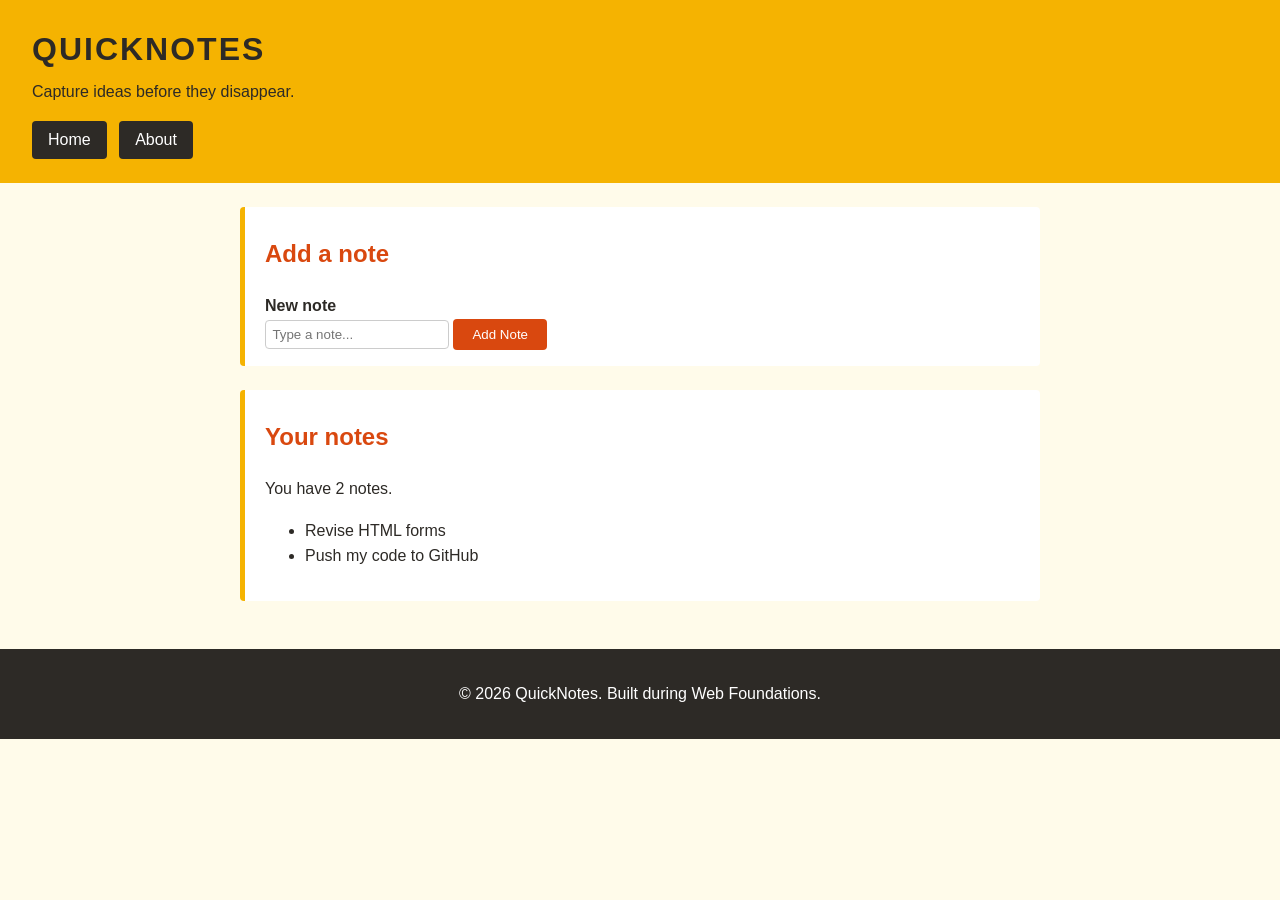
<file: day1/index.html>
<!DOCTYPE html>
<html lang="en">
  <head>
    <meta charset="UTF-8" />
    <meta name="viewport" content="width=device-width, initial-scale=1.0" />
    <title>QuickNotes</title>
    <link rel="stylesheet" href="style.css" />
  </head>
  <body>
    <header>
      <h1>QuickNotes</h1>
      <p>Capture ideas before they disappear.</p>
      <nav>
        <a href="index.html">Home</a>
        <a href="about.html">About</a>
      </nav>
    </header>

    <main>
      <section>
        <h2>Add a note</h2>
        <form id="note-form">
          <label for="note-input">New note</label>
          <input type="text" id="note-input" placeholder="Type a note..." />
          <button type="submit">Add Note</button>
        </form>
      </section>

      <section>
        <h2>Your notes</h2>
        <p id="note-count">You have 2 notes.</p>
        <ul id="notes-list">
          <li>Revise HTML forms</li>
          <li>Push my code to GitHub</li>
        </ul>
      </section>
    </main>

    <footer>
      <p>&copy; 2026 QuickNotes. Built during Web Foundations.</p>
    </footer>
  </body>
</html>
</file>
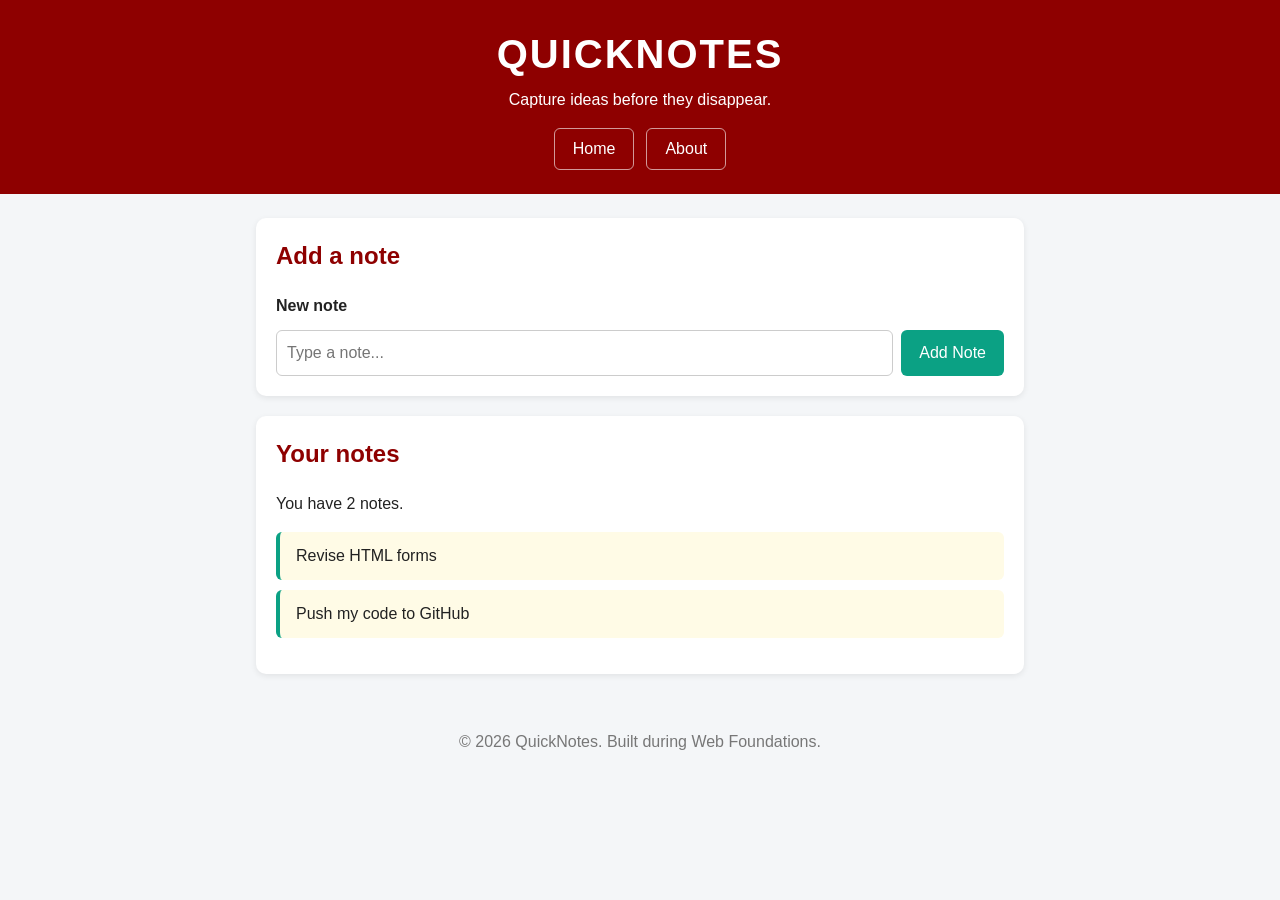
<file: day2/index.html>
<!DOCTYPE html>
<html lang="en">
  <head>
    <meta charset="UTF-8" />
    <meta name="viewport" content="width=device-width, initial-scale=1.0" />
    <title>QuickNotes</title>
    <link rel="stylesheet" href="style.css" />
  </head>
  <body>
    <header>
      <h1>QuickNotes</h1>
      <p>Capture ideas before they disappear.</p>
      <nav>
        <a href="index.html">Home</a>
        <a href="about.html">About</a>
      </nav>
    </header>

    <main>
      <section>
        <h2>Add a note</h2>
        <form id="note-form">
          <label for="note-input">New note</label>
          <input type="text" id="note-input" placeholder="Type a note..." />
          <button type="submit">Add Note</button>
        </form>
      </section>

      <section>
        <h2>Your notes</h2>
        <p id="note-count">You have 2 notes.</p>
        <ul id="notes-list">
          <li class="note">Revise HTML forms</li>
          <li class="note">Push my code to GitHub</li>
        </ul>
      </section>
    </main>

    <footer>
      <p>&copy; 2026 QuickNotes. Built during Web Foundations.</p>
    </footer>
  </body>
</html>
</file>
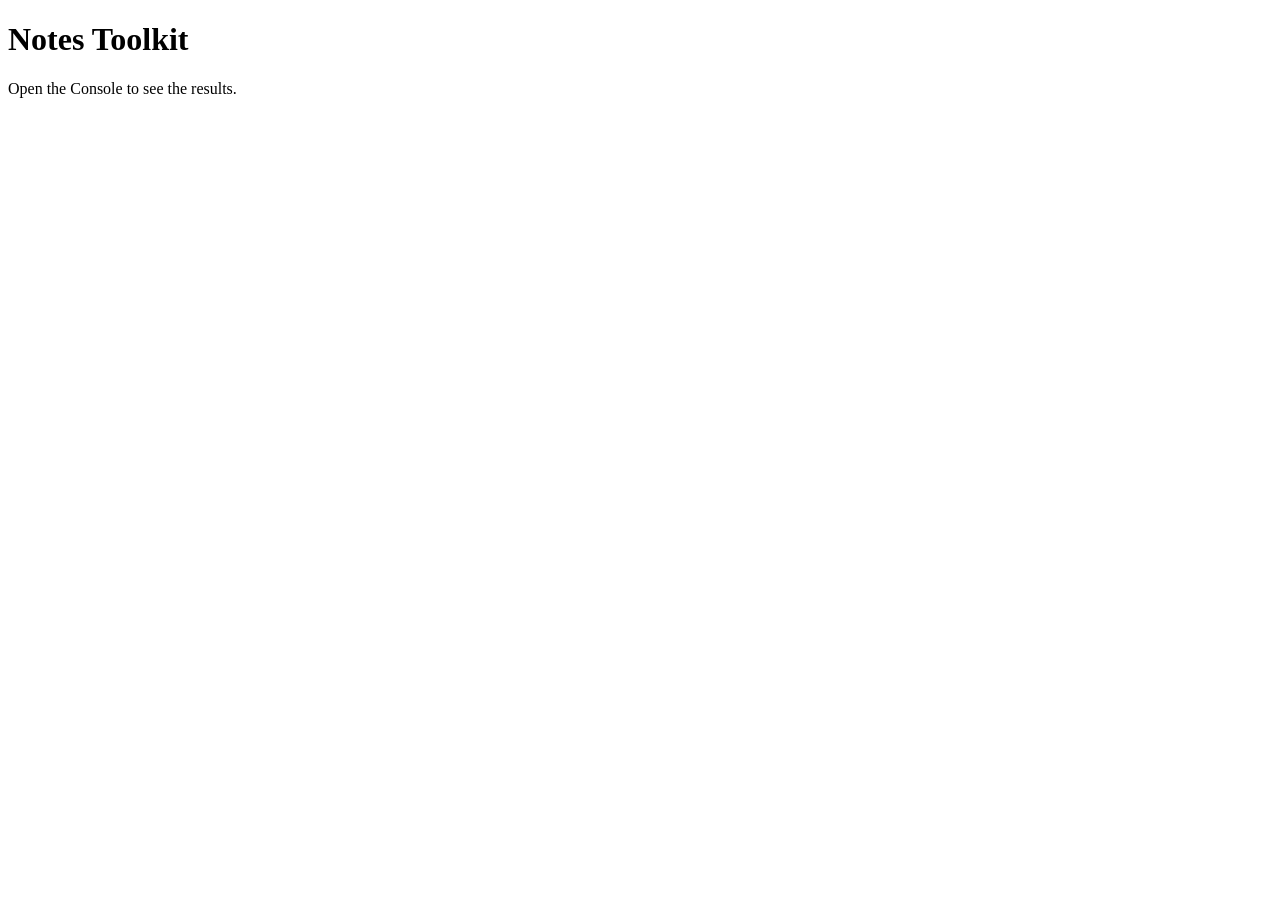
<file: day3/index.html>
<!DOCTYPE html>
<html lang="en">
  <head>
    <meta charset="UTF-8" />
    <meta name="viewport" content="width=device-width, initial-scale=1.0" />
    <title>Notes Toolkit</title>
    <script src="script.js" defer></script>
  </head>
  <body>
    <h1>Notes Toolkit</h1>
    <p>Open the Console to see the results.</p>
  </body>
</html>
</file>
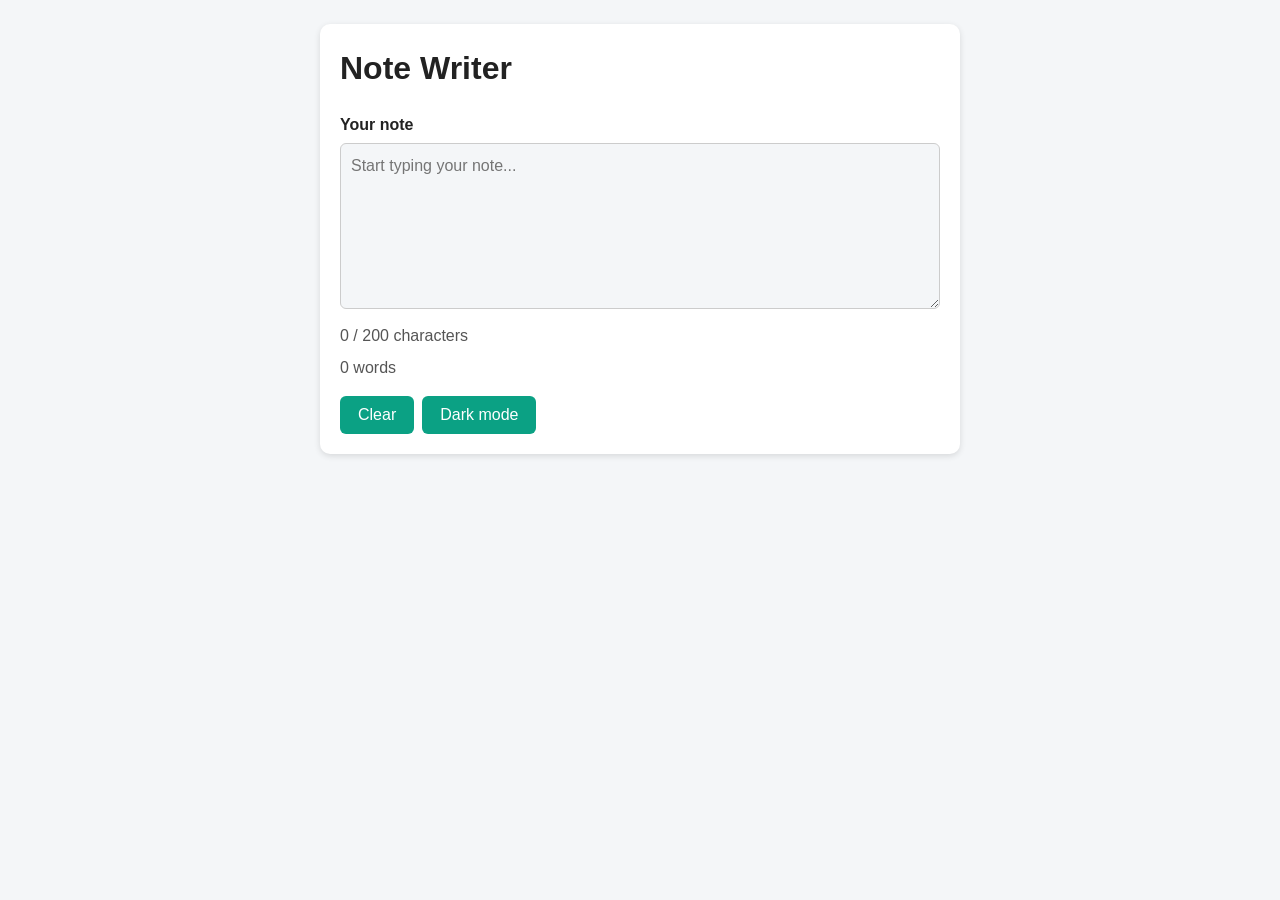
<file: day4/index.html>
<!DOCTYPE html>
<html lang="en">
  <head>
    <meta charset="UTF-8" />
    <meta name="viewport" content="width=device-width, initial-scale=1.0" />
    <title>Note Writer</title>
    <link rel="stylesheet" href="style.css" />
    <script src="script.js" defer></script>
  </head>
  <body>
    <main>
      <h1>Note Writer</h1>

      <label for="note-text">Your note</label>
      <textarea
        id="note-text"
        rows="6"
        placeholder="Start typing your note..."
      ></textarea>

      <p id="char-count">0 / 200 characters</p>
      <p id="word-count">0 words</p>

      <div class="actions">
        <button id="clear-btn" type="button">Clear</button>
        <button id="theme-toggle" type="button">Dark mode</button>
      </div>
    </main>
  </body>
</html>
</file>
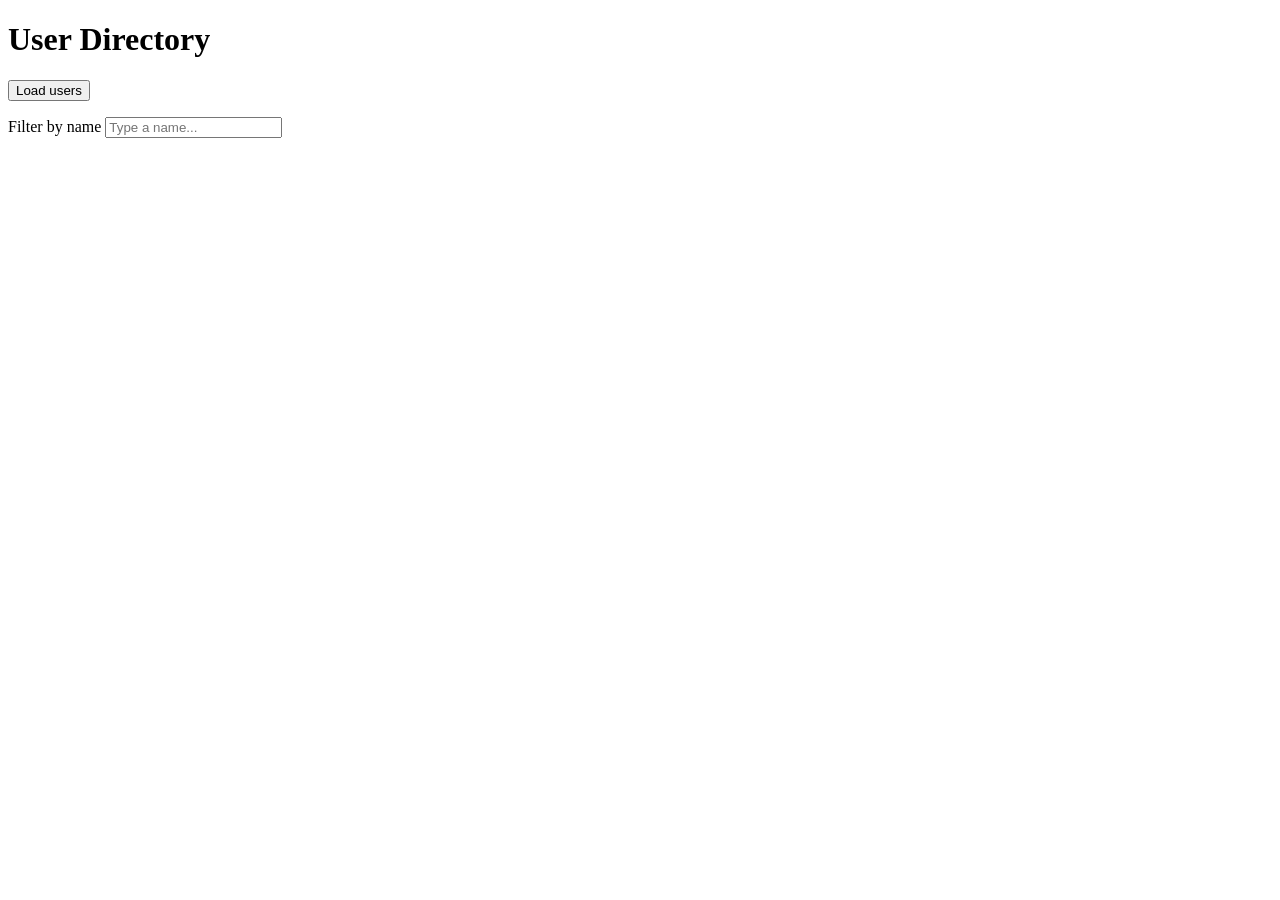
<file: day5/index.html>
<!DOCTYPE html>
<html lang="en">
  <head>
    <meta charset="UTF-8" />
    <meta name="viewport" content="width=device-width, initial-scale=1.0" />
    <title>User Directory</title>
    <script src="users.js" defer></script>
  </head>
  <body>
    <h1>User Directory</h1>

    <button id="load-users">Load users</button>

    <p>
      <label for="filter-input">Filter by name</label>
      <input id="filter-input" type="text" placeholder="Type a name..." />
    </p>

    <p id="status"></p>
    <ul id="users-list"></ul>
  </body>
</html>
</file>
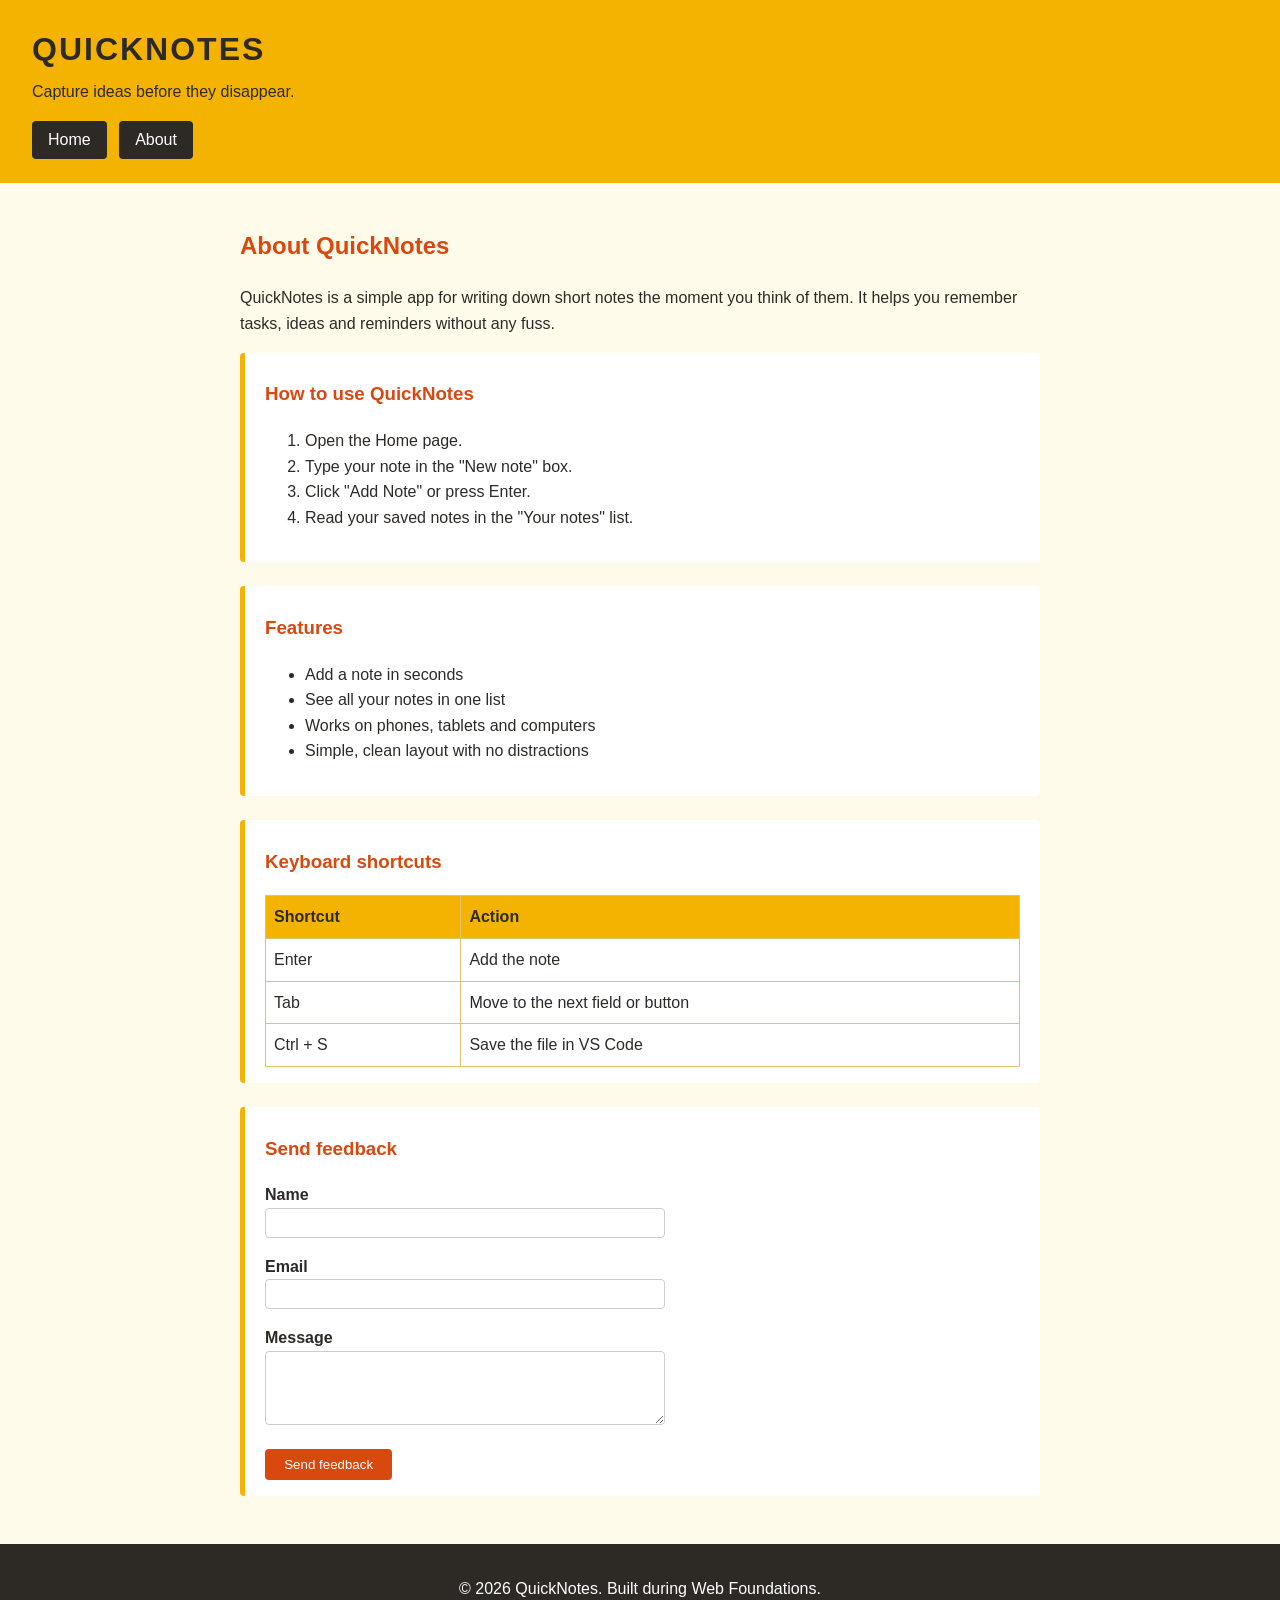
<file: day1/about.html>
<!DOCTYPE html>
<html lang="en">
  <head>
    <meta charset="UTF-8" />
    <meta name="viewport" content="width=device-width, initial-scale=1.0" />
    <title>About QuickNotes</title>
    <link rel="stylesheet" href="style.css" />
  </head>
  <body>
    <header>
      <h1>QuickNotes</h1>
      <p>Capture ideas before they disappear.</p>
      <nav>
        <a href="index.html">Home</a>
        <a href="about.html">About</a>
      </nav>
    </header>

    <main>
      <h2>About QuickNotes</h2>
      <p>
        QuickNotes is a simple app for writing down short notes the moment you
        think of them. It helps you remember tasks, ideas and reminders
        without any fuss.
      </p>

      <section>
        <h3>How to use QuickNotes</h3>
        <ol>
          <li>Open the Home page.</li>
          <li>Type your note in the "New note" box.</li>
          <li>Click "Add Note" or press Enter.</li>
          <li>Read your saved notes in the "Your notes" list.</li>
        </ol>
      </section>

      <section>
        <h3>Features</h3>
        <ul>
          <li>Add a note in seconds</li>
          <li>See all your notes in one list</li>
          <li>Works on phones, tablets and computers</li>
          <li>Simple, clean layout with no distractions</li>
        </ul>
      </section>

      <section>
        <h3>Keyboard shortcuts</h3>
        <table>
          <thead>
            <tr>
              <th>Shortcut</th>
              <th>Action</th>
            </tr>
          </thead>
          <tbody>
            <tr>
              <td>Enter</td>
              <td>Add the note</td>
            </tr>
            <tr>
              <td>Tab</td>
              <td>Move to the next field or button</td>
            </tr>
            <tr>
              <td>Ctrl + S</td>
              <td>Save the file in VS Code</td>
            </tr>
          </tbody>
        </table>
      </section>

      <section>
        <h3>Send feedback</h3>
        <form id="feedback-form">
          <p>
            <label for="name">Name</label>
            <input type="text" id="name" name="name" required />
          </p>
          <p>
            <label for="email">Email</label>
            <input type="email" id="email" name="email" required />
          </p>
          <p>
            <label for="message">Message</label>
            <textarea id="message" name="message" rows="4" required></textarea>
          </p>
          <button type="submit">Send feedback</button>
        </form>
      </section>
    </main>

    <footer>
      <p>&copy; 2026 QuickNotes. Built during Web Foundations.</p>
    </footer>
  </body>
</html>
</file>
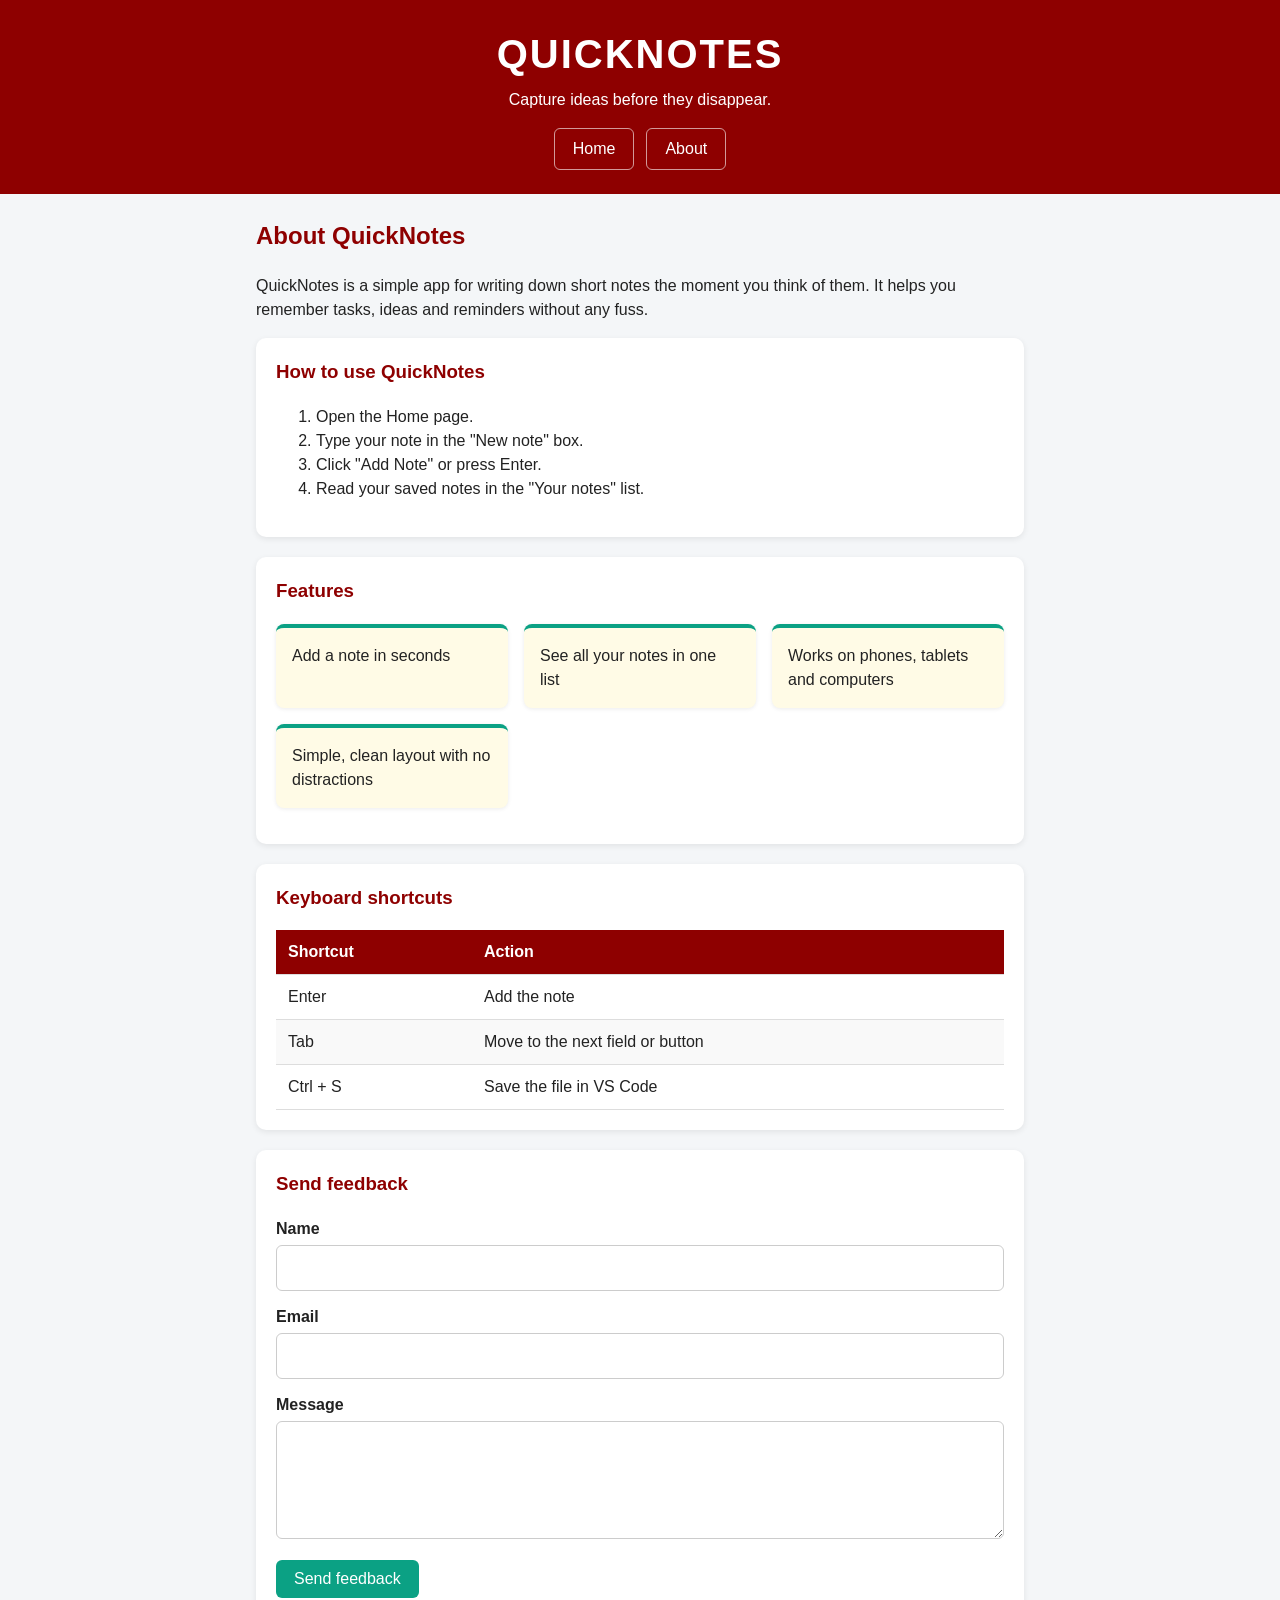
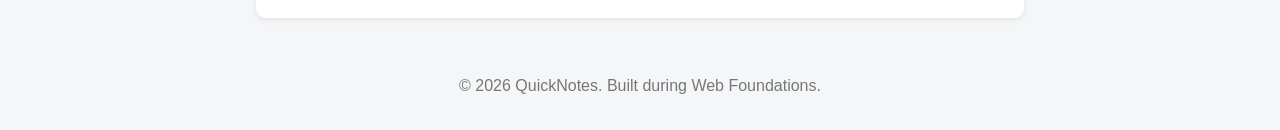
<file: day2/about.html>
<!DOCTYPE html>
<html lang="en">
  <head>
    <meta charset="UTF-8" />
    <meta name="viewport" content="width=device-width, initial-scale=1.0" />
    <title>About QuickNotes</title>
    <link rel="stylesheet" href="style.css" />
  </head>
  <body>
    <header>
      <h1>QuickNotes</h1>
      <p>Capture ideas before they disappear.</p>
      <nav>
        <a href="index.html">Home</a>
        <a href="about.html">About</a>
      </nav>
    </header>

    <main>
      <h2>About QuickNotes</h2>
      <p>
        QuickNotes is a simple app for writing down short notes the moment you
        think of them. It helps you remember tasks, ideas and reminders
        without any fuss.
      </p>

      <section>
        <h3>How to use QuickNotes</h3>
        <ol>
          <li>Open the Home page.</li>
          <li>Type your note in the "New note" box.</li>
          <li>Click "Add Note" or press Enter.</li>
          <li>Read your saved notes in the "Your notes" list.</li>
        </ol>
      </section>

      <section>
        <h3>Features</h3>
        <ul class="features">
          <li>Add a note in seconds</li>
          <li>See all your notes in one list</li>
          <li>Works on phones, tablets and computers</li>
          <li>Simple, clean layout with no distractions</li>
        </ul>
      </section>

      <section>
        <h3>Keyboard shortcuts</h3>
        <table>
          <thead>
            <tr>
              <th>Shortcut</th>
              <th>Action</th>
            </tr>
          </thead>
          <tbody>
            <tr>
              <td>Enter</td>
              <td>Add the note</td>
            </tr>
            <tr>
              <td>Tab</td>
              <td>Move to the next field or button</td>
            </tr>
            <tr>
              <td>Ctrl + S</td>
              <td>Save the file in VS Code</td>
            </tr>
          </tbody>
        </table>
      </section>

      <section>
        <h3>Send feedback</h3>
        <form id="feedback-form">
          <p>
            <label for="name">Name</label>
            <input type="text" id="name" name="name" required />
          </p>
          <p>
            <label for="email">Email</label>
            <input type="email" id="email" name="email" required />
          </p>
          <p>
            <label for="message">Message</label>
            <textarea id="message" name="message" rows="4" required></textarea>
          </p>
          <button type="submit">Send feedback</button>
        </form>
      </section>
    </main>

    <footer>
      <p>&copy; 2026 QuickNotes. Built during Web Foundations.</p>
    </footer>
  </body>
</html>
</file>
<file: day1/style.css>
body {
  font-family: Arial, Helvetica, sans-serif;
  background-color: #fffbea;
  color: #2d2a26;
  margin: 0;
  line-height: 1.6;
}

header {
  background-color: #f5b301;
  color: #2d2a26;
  padding: 1.5rem 2rem;
}

header h1 {
  margin: 0;
  text-transform: uppercase;
  letter-spacing: 2px;
}

header p {
  margin: 0.25rem 0 1rem;
}

nav a {
  display: inline-block;
  background-color: #2d2a26;
  color: #ffffff;
  text-decoration: none;
  padding: 0.4rem 1rem;
  border-radius: 4px;
  margin-right: 0.5rem;
}

nav a:hover {
  background-color: #d9480f;
}

main {
  max-width: 800px;
  margin: 0 auto;
  padding: 1.5rem 2rem;
}

h2,
h3 {
  color: #d9480f;
}

section {
  background-color: #ffffff;
  border-left: 5px solid #f5b301;
  border-radius: 4px;
  padding: 0.5rem 1.25rem 1rem;
  margin-bottom: 1.5rem;
}

button {
  background-color: #d9480f;
  color: #ffffff;
  border: none;
  padding: 0.5rem 1.2rem;
  border-radius: 4px;
  cursor: pointer;
}

button:hover {
  background-color: #b33a0a;
}

table {
  border-collapse: collapse;
  width: 100%;
}

th {
  background-color: #f5b301;
}

th,
td {
  border: 1px solid #e0c36a;
  padding: 0.5rem;
  text-align: left;
}

label {
  display: block;
  font-weight: bold;
}

input,
textarea {
  padding: 0.4rem;
  border: 1px solid #ccc;
  border-radius: 4px;
  width: 100%;
  max-width: 400px;
  box-sizing: border-box;
}

#note-input {
  width: auto;
}

footer {
  background-color: #2d2a26;
  color: #ffffff;
  text-align: center;
  padding: 1rem;
}
</file>
<file: day2/style.css>
/* 1. Reset and base styles */
*,
*::before,
*::after {
  box-sizing: border-box;
}

body {
  margin: 0;
  font-family: "Segoe UI", Arial, sans-serif;
  background-color: #f4f6f8;
  color: #222;
  line-height: 1.5;
}

/* 2. Header */
header {
  background-color: #8e0000;
  color: white;
  text-align: center;
  padding: 24px 16px;
}

header h1 {
  margin: 0;
  font-size: 2.5rem;
  text-transform: uppercase;
  letter-spacing: 2px;
}

header p {
  margin: 4px 0 16px;
}

/* 3. Navigation: Flexbox, centred row */
nav {
  display: flex;
  justify-content: center;
  gap: 12px;
}

nav a {
  color: white;
  text-decoration: none;
  padding: 8px 18px;
  border: 1px solid rgba(255, 255, 255, 0.6);
  border-radius: 6px;
  transition: background-color 0.2s ease, transform 0.2s ease;
}

nav a:hover,
nav a:focus {
  background-color: rgba(255, 255, 255, 0.2);
  transform: translateY(-2px);
}

/* 4. Centred main and card sections */
main {
  max-width: 800px;
  margin: 24px auto;
  padding: 0 16px;
}

section {
  background: white;
  padding: 20px;
  border-radius: 10px;
  margin-bottom: 20px;
  box-shadow: 0 2px 6px rgba(0, 0, 0, 0.08);
}

h2,
h3 {
  color: #8e0000;
}

section h2,
section h3 {
  margin-top: 0;
}

/* Index page: add-a-note form and notes list */
#note-form {
  display: flex;
  gap: 8px;
  flex-wrap: wrap;
}

#note-form label {
  width: 100%;
  font-weight: bold;
}

#note-input {
  flex: 1;
}

#notes-list {
  list-style: none;
  padding: 0;
}

.note {
  background-color: #fffbe6;
  border-left: 4px solid #0ba184;
  padding: 12px 16px;
  margin-bottom: 10px;
  border-radius: 6px;
}

/* 5. Features as a responsive grid of cards */
.features {
  list-style: none;
  padding: 0;
  display: grid;
  grid-template-columns: repeat(auto-fit, minmax(180px, 1fr));
  gap: 16px;
}

.features li {
  background-color: #fffbe6;
  border-top: 4px solid #0ba184;
  border-radius: 8px;
  padding: 16px;
  box-shadow: 0 1px 4px rgba(0, 0, 0, 0.08);
}

/* 6. Table */
table {
  width: 100%;
  border-collapse: collapse;
}

th,
td {
  text-align: left;
  padding: 10px 12px;
  border-bottom: 1px solid #ddd;
}

th {
  background-color: #8e0000;
  color: white;
}

tbody tr:nth-child(even) {
  background-color: #f9f9f9;
}

tbody tr:hover {
  background-color: #fffbe6;
}

/* 6. Forms */
label {
  display: block;
  font-weight: bold;
  margin-bottom: 4px;
}

input,
textarea {
  font: inherit;
  padding: 10px;
  border: 1px solid #ccc;
  border-radius: 6px;
}

#feedback-form input,
#feedback-form textarea {
  width: 100%;
}

#feedback-form p {
  margin: 0 0 14px;
}

input:focus,
textarea:focus {
  outline: 2px solid #0ba184;
  border-color: #0ba184;
}

/* 7. Buttons with hover transition */
button {
  background-color: #0ba184;
  color: white;
  border: none;
  padding: 10px 18px;
  border-radius: 6px;
  font-size: 1rem;
  cursor: pointer;
  transition: background-color 0.2s ease, transform 0.2s ease;
}

button:hover {
  background-color: #088a70;
  transform: translateY(-2px);
}

/* Footer */
footer {
  text-align: center;
  color: #777;
  padding: 16px;
}

/* 8. Phones */
@media (max-width: 600px) {
  header {
    padding: 14px 12px;
  }

  header h1 {
    font-size: 1.6rem;
  }

  #note-form {
    flex-direction: column;
  }
}
</file>
<file: day4/style.css>
/* 1. Colours as CSS variables (light theme) */
:root {
  --bg: #f4f6f8;
  --card: #ffffff;
  --text: #222222;
  --muted: #555555;
  --border: #cccccc;
  --accent: #0ba184;
  --accent-hover: #088a70;
}

/* 2. Dark theme: only the variables change */
body.dark {
  --bg: #15181c;
  --card: #1f242a;
  --text: #f1f1f1;
  --muted: #b5bcc4;
  --border: #3a424b;
  --accent: #14b89a;
  --accent-hover: #0ba184;
}

*,
*::before,
*::after {
  box-sizing: border-box;
}

body {
  margin: 0;
  font-family: "Segoe UI", Arial, sans-serif;
  background-color: var(--bg);
  color: var(--text);
  line-height: 1.5;
  transition: background-color 0.2s ease, color 0.2s ease;
}

main {
  max-width: 640px;
  margin: 24px auto;
  padding: 20px;
  background-color: var(--card);
  border-radius: 10px;
  box-shadow: 0 2px 6px rgba(0, 0, 0, 0.12);
}

h1 {
  margin-top: 0;
}

label {
  display: block;
  font-weight: bold;
  margin-bottom: 6px;
}

textarea {
  width: 100%;
  padding: 10px;
  font: inherit;
  color: var(--text);
  background-color: var(--bg);
  border: 1px solid var(--border);
  border-radius: 6px;
  resize: vertical;
}

textarea:focus {
  outline: 2px solid var(--accent);
}

#char-count,
#word-count {
  margin: 8px 0 0;
  color: var(--muted);
}

/* 3. Counter states */
.warning {
  color: #d35400;
}

.over {
  color: #c0392b;
  font-weight: bold;
}

body.dark .warning {
  color: #ffa94d;
}

body.dark .over {
  color: #ff6b6b;
}

.actions {
  display: flex;
  gap: 8px;
  margin-top: 16px;
}

button {
  background-color: var(--accent);
  color: white;
  border: none;
  padding: 10px 18px;
  border-radius: 6px;
  font-size: 1rem;
  cursor: pointer;
  transition: background-color 0.2s ease;
}

button:hover {
  background-color: var(--accent-hover);
}
</file>
